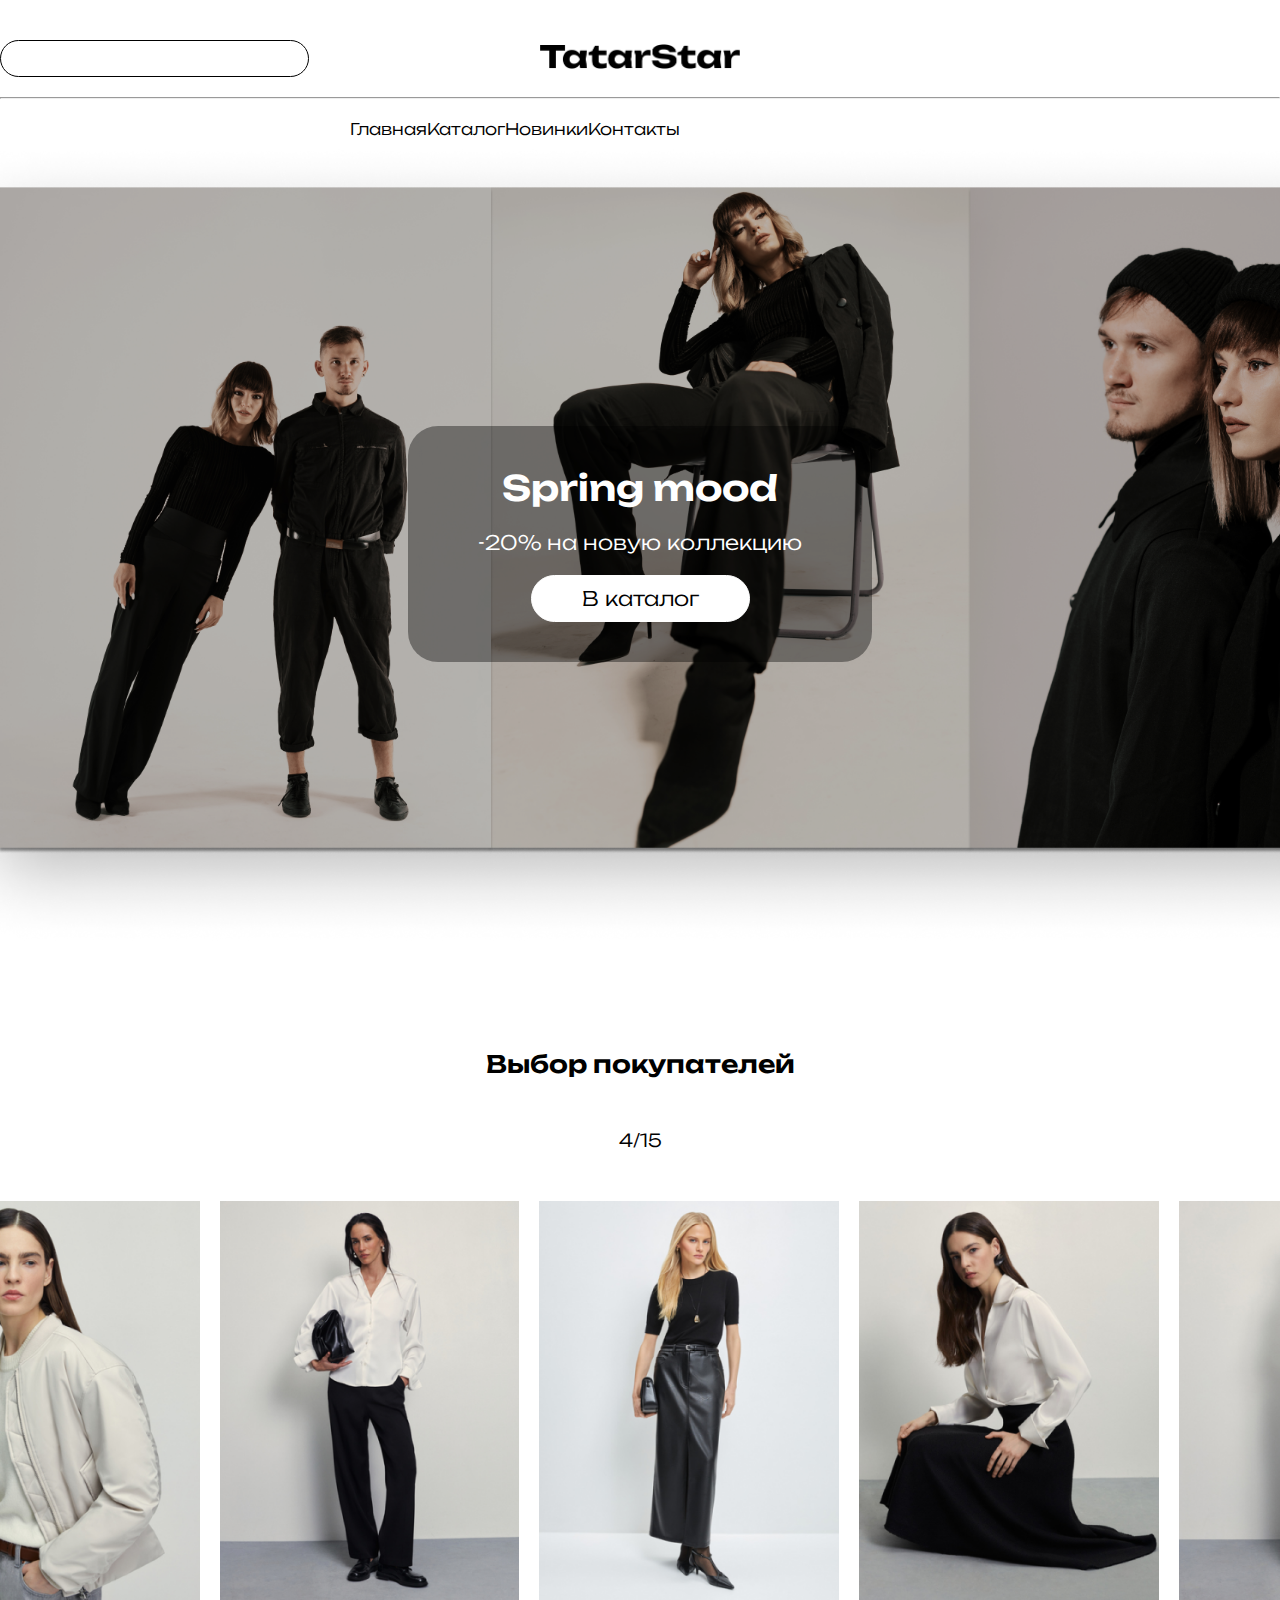
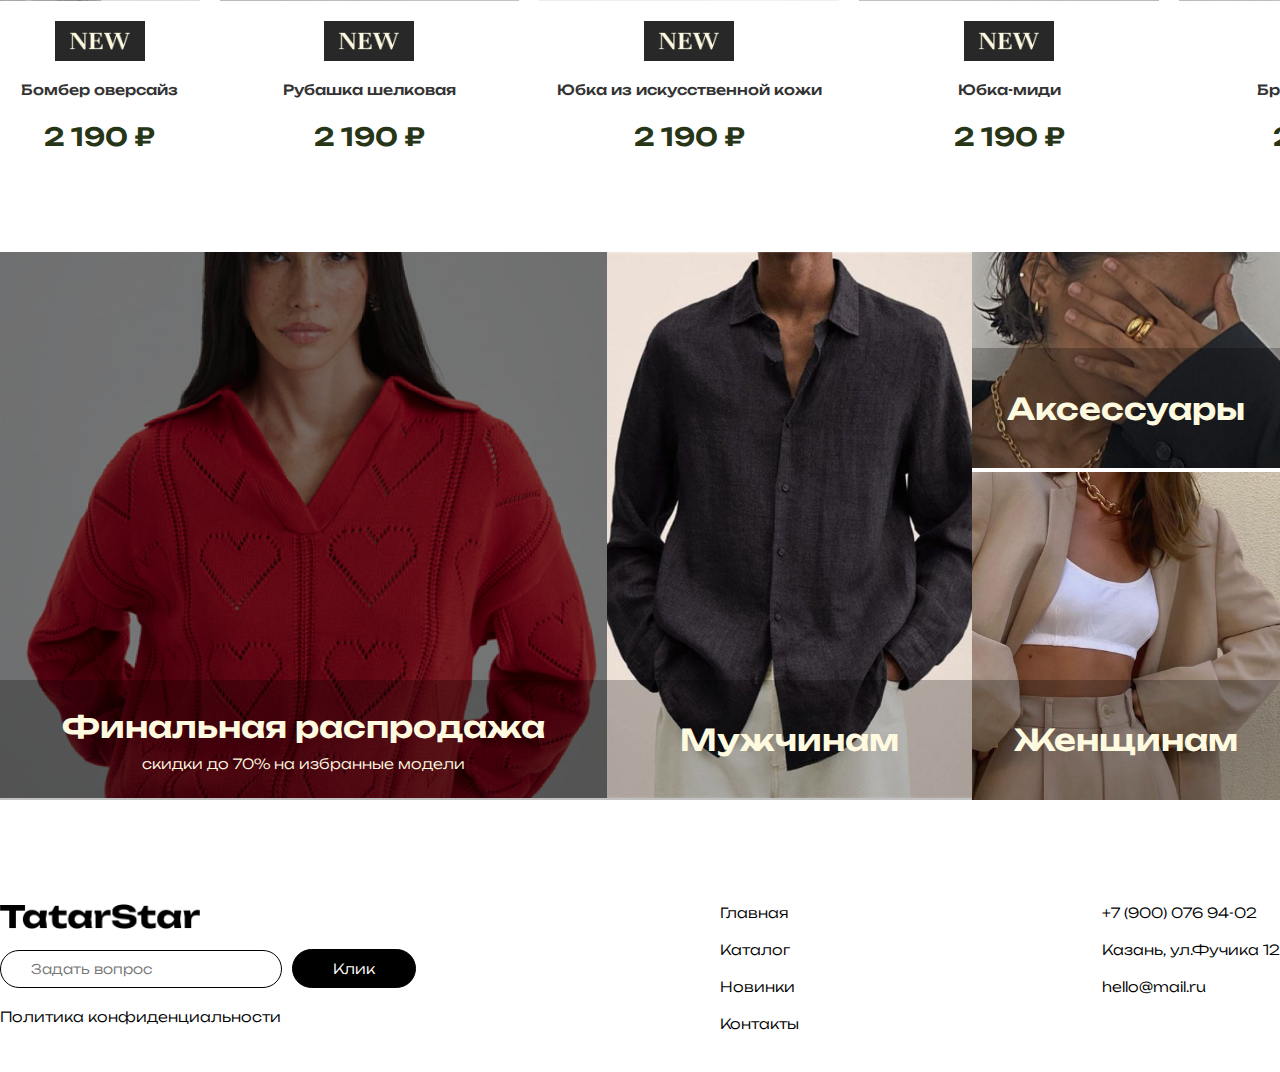
<file: index.html>
<!DOCTYPE html>
<html lang="ru">

<head>
    <meta charset="UTF-8">
    <meta name="viewport" content="width=device-width, initial-scale=1.0">
    <title>Document</title>
    <link rel="stylesheet" href="assets/css/style.css">
    <link rel="stylesheet" href="https://cdnjs.cloudflare.com/ajax/libs/font-awesome/6.5.1/css/all.min.css"
        integrity="sha512-DTOQO9RWCH3ppGqcWaEA1BIZOC6xxalwEsw9c2QQeAIftl+Vegovlnee1c9QX4TctnWMn13TZye+giMm8e2LwA=="
        crossorigin="anonymous" referrerpolicy="no-referrer" />
    <link rel="stylesheet" href="assets/images/logo/favicon.png">
</head>

<body>
    <!-- header-start -->
    <header>
        <div class="header-block section">
            <div class="header-input">
                <a href="#!">
                    <input type="text">
                    <i class="fa-solid fa-magnifying-glass"></i>
                </a>
            </div>
            <a class="header-logo" href="index.html"><img src="assets/images/logo/TatarStar.png" alt=""></a>
            <div class="header-social">
                <a href="basket.html"><i class="fa-solid fa-cart-shopping"></i></a>
                <a class="fa-no" href="#!"><i class="fa-solid fa-user"></i></a>
                <a class="fa-no" href="#!"><i class="fa-solid fa-heart"></i></a>
            </div>
        </div>
        <hr>
        <div class="header-block section">
            <input type="checkbox" name="" id="burger">
            <label for="burger"></label>
            <div class="nav">
                <nav class="header-nav">
                    <a href="index.html">Главная</a>
                    <a href="catalog.html">Каталог</a>
                    <a href="#!">Новинки</a>
                    <a href="#!">Контакты</a>
                </nav>
            </div>
        </div>
    </header>
    <!-- header-end -->

    <!-- banner-start -->
    <section class="banner">
        <div class="banner-block">
            <h1>Spring mood</h1>
            <h3>-20% на новую коллекцию</h3>
            <a href="catalog.html">В каталог</a>
        </div>
    </section>
    <!-- banner-end -->

    <!-- favourite-start -->
    <section class="fav">
        <h2>Выбор покупателей</h2>
        <div class="fav-pag">
            <a href="#!"><i class="fa-solid fa-chevron-left"></i></a>
            <p>4/15</p>
            <a href="#!"><i class="fa-solid fa-chevron-right"></i></a>
        </div>
        <div class="fav-block">
            <a href="card.html">
                <div class="fav-card">
                    <img class="fav-card-img" src="assets/images/favourite/img-1.png" alt="">
                    <div class="fav-new"><img src="assets/images/favourite/new.png" alt=""></div>
                    <div class="fav-card-name">
                        <h3>Бомбер оверсайз</h3>
                        <p>2 190 ₽</p>
                    </div>
                </div>
            </a>
            <a href="card.html">
                <div class="fav-card">
                    <img class="fav-card-img" src="assets/images/favourite/img-2.png" alt="">
                    <div class="fav-new"><img src="assets/images/favourite/new.png" alt=""></div>
                    <div class="fav-card-name">
                        <h3>Рубашка шелковая</h3>
                        <p>2 190 ₽</p>
                    </div>
                </div>
            </a>
            <a href="card.html">
                <div class="fav-card">
                    <img class="fav-card-img" src="assets/images/favourite/img-3.png" alt="">
                    <div class="fav-new"><img src="assets/images/favourite/new.png" alt=""></div>
                    <div class="fav-card-name">
                        <h3>Юбка из искусственной кожи</h3>
                        <p>2 190 ₽</p>
                    </div>
                </div>
            </a>
            <a href="card.html">
                <div class="fav-card">
                    <img class="fav-card-img" src="assets/images/favourite/img-4.png" alt="">
                    <div class="fav-new"><img src="assets/images/favourite/new.png" alt=""></div>
                    <div class="fav-card-name">
                        <h3>Юбка-миди</h3>
                        <p>2 190 ₽</p>
                    </div>
                </div>
            </a>
            <a href="card.html">
                <div class="fav-card">
                    <img class="fav-card-img" src="assets/images/favourite/img-5.png" alt="">
                    <div class="fav-new"><img src="assets/images/favourite/new.png" alt=""></div>
                    <div class="fav-card-name">
                        <h3>Брюки-палаццо</h3>
                        <p>2 190 ₽</p>
                    </div>
                </div>
            </a>
            <a href="card.html">
                <div class="fav-card">
                    <img class="fav-card-img" src="assets/images/favourite/img-6.png" alt="">
                    <div class="fav-new"><img src="assets/images/favourite/new.png" alt=""></div>
                    <div class="fav-card-name">
                        <h3>Плюшевый желет</h3>
                        <p>2 190 ₽</p>
                    </div>
                </div>
            </a>
        </div>
    </section>
    <!-- favourite-end -->

    <!-- categories-start -->
    <section class="categories">
        <div class="categories-card">
            <img src="assets/images/categories/sale.png" alt="">
            <div class="categories-inf">
                <h3>Финальная распродажа</h3>
                <p>скидки до 70% на избранные модели</p>
            </div>
        </div>
        <div class="categories-card">
            <img src="assets/images/categories/man.png" alt="">
            <div class="categories-inf">
                <h3>Мужчинам</h3>
            </div>
        </div>
        <div class="categories-block">
            <div class="categories-card">
                <img src="assets/images/categories/accesories.png" alt="">
                <div class="categories-inf">
                    <h3>Аксессуары</h3>
                </div>
            </div>
            <div class="categories-card">
                <img src="assets/images/categories/women.png" alt="">
                <div class="categories-inf">
                    <h3>Женщинам</h3>
                </div>
            </div>
        </div>
    </section>
    <!-- categories-end -->

    <!-- footer-start -->
    <footer class="section">
        <div class="footer-block">
            <img src="assets/images/logo/TatarStar.png" alt="">
            <div class="footer-input">
                <input type="text" placeholder="Задать вопрос">
                <a class="footer-btn" href="#!">Клик</a>
            </div>
            <p>Политика конфиденциальности</p>
        </div>
        <div class="footer-block">
            <a href="index.html">Главная</a>
            <a href="catalog.html">Каталог</a>
            <a href="#!">Новинки</a>
            <a href="#!">Контакты</a>
        </div>
        <div class="footer-block">
            <a href="tel:+89000769402">+7 (900) 076 94-02</a>
            <a href="#!">Казань, ул.Фучика 12</a>
            <a href="mailto:hello@mail.ru">hello@mail.ru</a>
            <i class="fa-brands fa-vk"></i>
        </div>
    </footer>
    <!-- footer-end -->
</body>

</html>
</file>
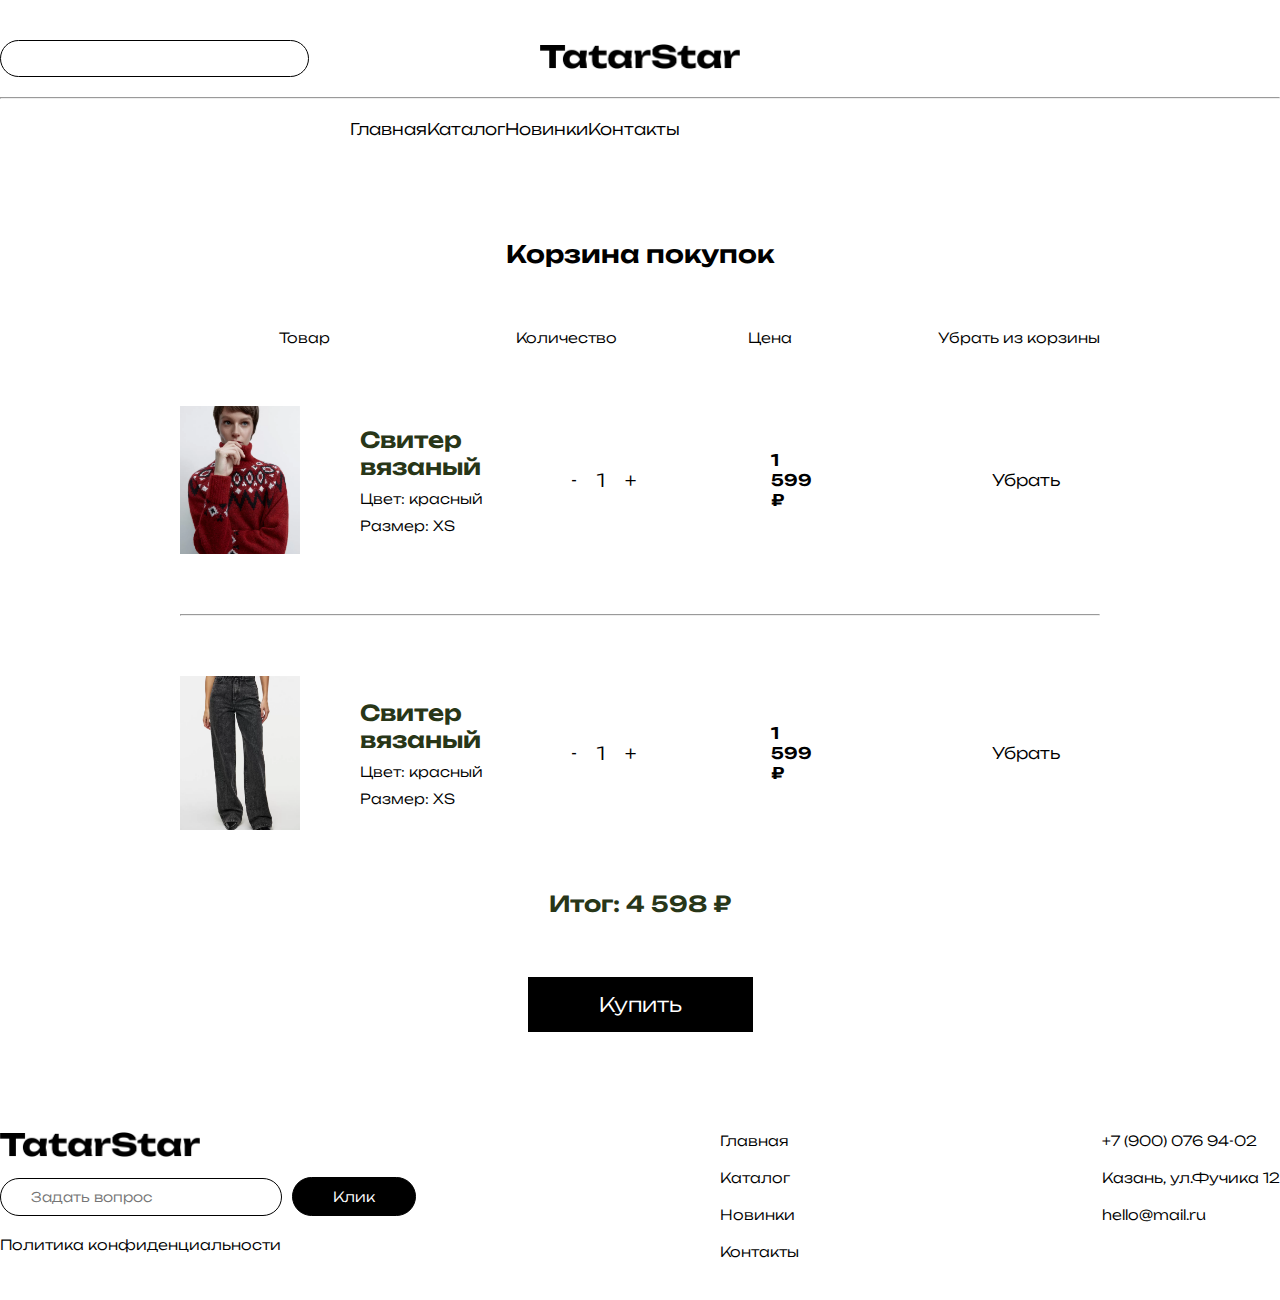
<file: basket.html>
<!DOCTYPE html>
<html lang="ru">

<head>
    <meta charset="UTF-8">
    <meta name="viewport" content="width=device-width, initial-scale=1.0">
    <title>Document</title>
    <link rel="stylesheet" href="assets/css/style.css">
    <link rel="stylesheet" href="https://cdnjs.cloudflare.com/ajax/libs/font-awesome/6.5.1/css/all.min.css"
        integrity="sha512-DTOQO9RWCH3ppGqcWaEA1BIZOC6xxalwEsw9c2QQeAIftl+Vegovlnee1c9QX4TctnWMn13TZye+giMm8e2LwA=="
        crossorigin="anonymous" referrerpolicy="no-referrer" />
    <link rel="stylesheet" href="assets/images/logo/favicon.png">
</head>

<body>
    <!-- header-start -->
    <header>
        <div class="header-block section">
            <div class="header-input">
                <a href="#!">
                    <input type="text">
                    <i class="fa-solid fa-magnifying-glass"></i>
                </a>
            </div>
            <a class="header-logo" href="index.html"><img src="assets/images/logo/TatarStar.png" alt=""></a>
            <div class="header-social">
                <a href="basket.html"><i class="fa-solid fa-cart-shopping"></i></a>
                <a class="fa-no" href="#!"><i class="fa-solid fa-user"></i></a>
                <a class="fa-no" href="#!"><i class="fa-solid fa-heart"></i></a>
            </div>
        </div>
        <hr>
        <div class="header-block section">
            <input type="checkbox" name="" id="burger">
            <label for="burger"></label>
            <div class="nav">
                <nav class="header-nav">
                    <a href="index.html">Главная</a>
                    <a href="catalog.html">Каталог</a>
                    <a href="#!">Новинки</a>
                    <a href="#!">Контакты</a>
                </nav>
            </div>
        </div>
    </header>
    <!-- header-end -->

    <!-- basket-start -->
    <section class="basket section">
        <h2>Корзина покупок</h2>
        <div class="basket-inf">
            <p class="basket-left-lot">Товар</p>
            <p class="basket-left">Количество</p>
            <p>Цена</p>
            <p>Убрать из корзины</p>
        </div>
        <div class="basket-card">
            <div class="basket-card-inf">
                <img src="assets/images/basket/img-1.png" alt="">
                <div class="basket-name">
                    <h3>Свитер вязаный</h3>
                    <p>Цвет: красный</p>
                    <p>Размер: XS</p>
                </div>
            </div>
            <div class="basket-more">
                <div class="basket-price">
                    <div class="basket-volume">
                        <p>-</p>
                        <p>1</p>
                        <p>+</p>
                    </div>
                    <h4>1 599 ₽</h4>
                </div>
                <a href="#!">Убрать</a>
            </div>
        </div>
        <hr>
        <div class="basket-card">
            <div class="basket-card-inf">
                <img src="assets/images/basket/img-2.png" alt="">
                <div class="basket-name">
                    <h3>Свитер вязаный</h3>
                    <p>Цвет: красный</p>
                    <p>Размер: XS</p>
                </div>
            </div>
            <div class="basket-more">
                <div class="basket-price">
                    <div class="basket-volume">
                        <p>-</p>
                        <p>1</p>
                        <p>+</p>
                    </div>
                    <h4>1 599 ₽</h4>
                </div>
                <a href="#!">Убрать</a>
            </div>
        </div>
        <h3>Итог: 4 598 ₽</h3>
        <a class="basket-btn" href="#!">Купить</a>
    </section>
    <!-- basket-end -->

    <!-- footer-start -->
    <footer class="section">
        <div class="footer-block">
            <img src="assets/images/logo/TatarStar.png" alt="">
            <div class="footer-input">
                <input type="text" placeholder="Задать вопрос">
                <a class="footer-btn" href="#!">Клик</a>
            </div>
            <p>Политика конфиденциальности</p>
        </div>
        <div class="footer-block">
            <a href="index.html">Главная</a>
            <a href="catalog.html">Каталог</a>
            <a href="#!">Новинки</a>
            <a href="#!">Контакты</a>
        </div>
        <div class="footer-block">
            <a href="tel:+89000769402">+7 (900) 076 94-02</a>
            <a href="#!">Казань, ул.Фучика 12</a>
            <a href="mailto:hello@mail.ru">hello@mail.ru</a>
            <i class="fa-brands fa-vk"></i>
        </div>
    </footer>
    <!-- footer-end -->
</body>

</html>
</file>
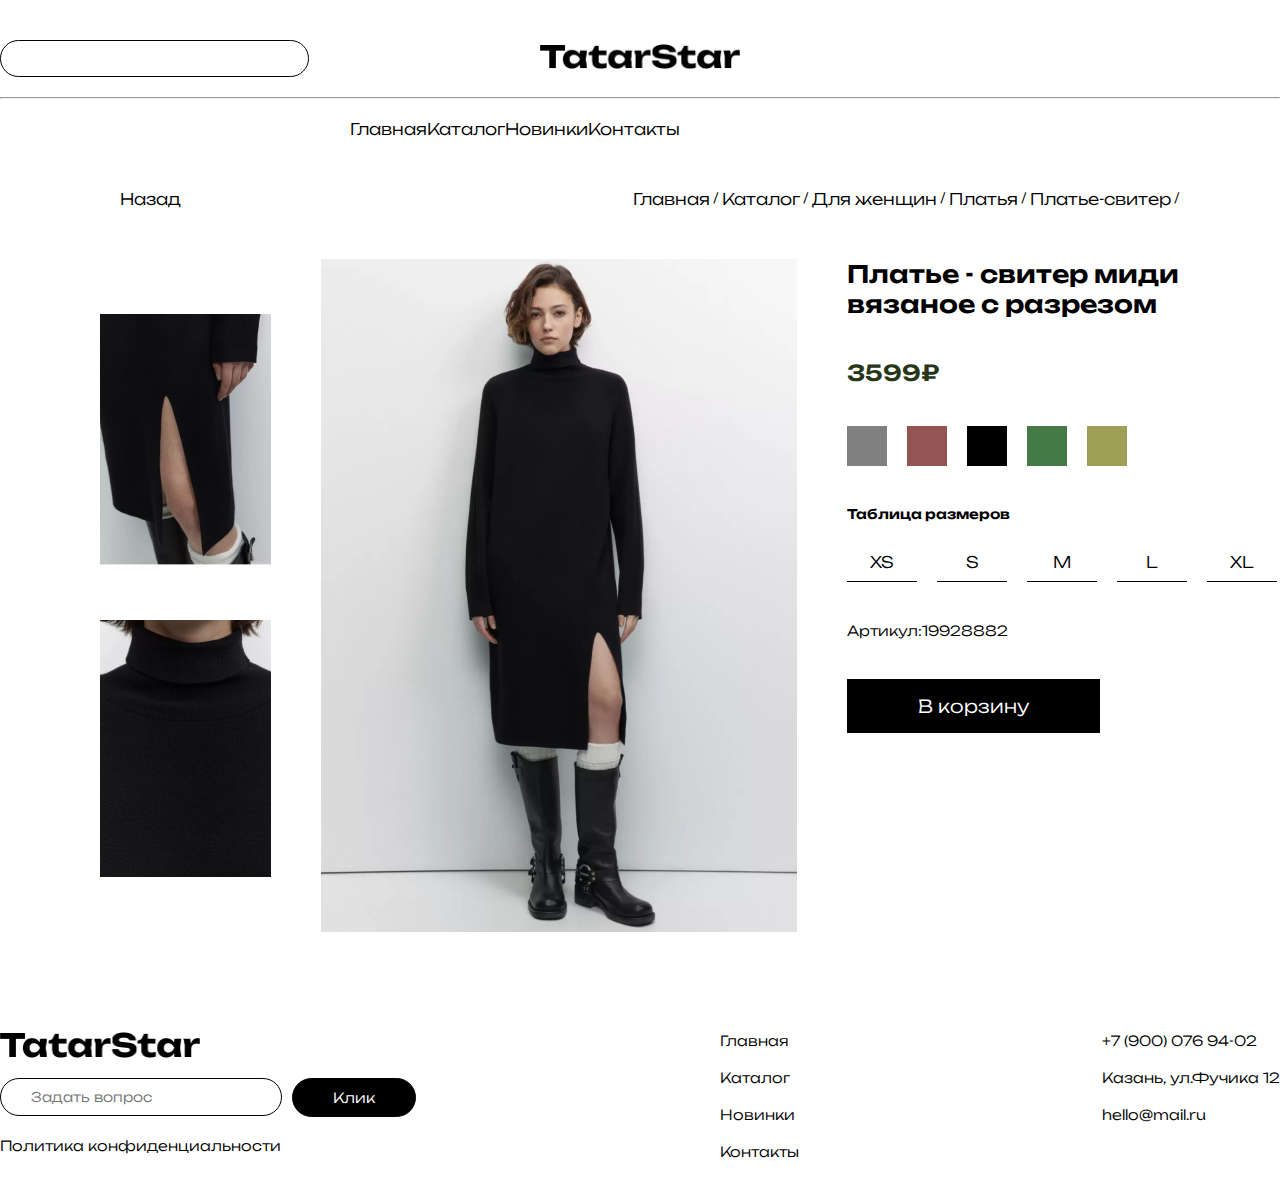
<file: card.html>
<!DOCTYPE html>
<html lang="ru">

<head>
    <meta charset="UTF-8">
    <meta name="viewport" content="width=device-width, initial-scale=1.0">
    <title>Document</title>
    <link rel="stylesheet" href="assets/css/style.css">
    <link rel="stylesheet" href="https://cdnjs.cloudflare.com/ajax/libs/font-awesome/6.5.1/css/all.min.css"
        integrity="sha512-DTOQO9RWCH3ppGqcWaEA1BIZOC6xxalwEsw9c2QQeAIftl+Vegovlnee1c9QX4TctnWMn13TZye+giMm8e2LwA=="
        crossorigin="anonymous" referrerpolicy="no-referrer" />
    <link rel="stylesheet" href="assets/images/logo/favicon.png">
</head>

<body>
    <!-- header-start -->
    <header>
        <div class="header-block section">
            <div class="header-input">
                <a href="#!">
                    <input type="text">
                    <i class="fa-solid fa-magnifying-glass"></i>
                </a>
            </div>
            <a class="header-logo" href="index.html"><img src="assets/images/logo/TatarStar.png" alt=""></a>
            <div class="header-social">
                <a href="basket.html"><i class="fa-solid fa-cart-shopping"></i></a>
                <a class="fa-no" href="#!"><i class="fa-solid fa-user"></i></a>
                <a class="fa-no" href="#!"><i class="fa-solid fa-heart"></i></a>
            </div>
        </div>
        <hr>
        <div class="header-block section">
            <input type="checkbox" name="" id="burger">
            <label for="burger"></label>
            <div class="nav">
                <nav class="header-nav">
                    <a href="index.html">Главная</a>
                    <a href="catalog.html">Каталог</a>
                    <a href="#!">Новинки</a>
                    <a href="#!">Контакты</a>
                </nav>
            </div>
        </div>
    </header>
    <!-- header-end -->

    <!-- card-title -->
    <section class="card-title section">
        <div class="card-back">
            <a href="#!"><i class="fa-solid fa-chevron-left"></i></a>
            <a href="catalog.html">Назад</a>
        </div>
        <div class="card-kroshki">
            <a href="#!">Главная</a>
            <p>/</p>
            <a href="#!">Каталог</a>
            <p>/</p>
            <a href="#!">Для женщин</a>
            <p>/</p>
            <a href="#!">Платья</a>
            <p>/</p>
            <a href="#!">Платье-свитер</a>
            <p>/</p>
        </div>
    </section>
    <!-- card-title-end -->

    <!-- card-start -->
    <section class="card section">
        <div class="card-images">
            <i class="fa-solid fa-angle-up"></i>
            <img src="assets/images/card/img-1.png" alt="">
            <img src="assets/images/card/img-2.png" alt="">
            <i class="fa-solid fa-chevron-down"></i>
        </div>
        <img class="card-img" src="assets/images/card/img-3.png" alt="">
        <div class="card-block">
            <h3>Платье - свитер миди вязаное с разрезом</h3>
            <h4>3599₽</h4>
            <div class="card-color">
                <a href="#!" class="card-grey rect"></a>
                <a href="#!" class="card-red rect"></a>
                <a href="#!" class="card-black rect"></a>
                <a href="#!" class="card-green rect"></a>
                <a href="#!" class="card-yellow rect"></a>
            </div>
            <div class="card-size">
                <h5>Таблица размеров</h5>
                <div class="card-size-volume">
                    <a href="#!">XS</a>
                    <a href="#!">S</a>
                    <a href="#!">M</a>
                    <a href="#!">L</a>
                    <a href="#!">XL</a>
                </div>
            </div>
            <p>Артикул:19928882 </p>
            <a class="card-btn" href="#!">В корзину</a>
        </div>
    </section>
    <!-- card-end -->

    <!-- footer-start -->
    <footer class="section">
        <div class="footer-block">
            <img src="assets/images/logo/TatarStar.png" alt="">
            <div class="footer-input">
                <input type="text" placeholder="Задать вопрос">
                <a class="footer-btn" href="#!">Клик</a>
            </div>
            <p>Политика конфиденциальности</p>
        </div>
        <div class="footer-block">
            <a href="index.html">Главная</a>
            <a href="catalog.html">Каталог</a>
            <a href="#!">Новинки</a>
            <a href="#!">Контакты</a>
        </div>
        <div class="footer-block">
            <a href="tel:+89000769402">+7 (900) 076 94-02</a>
            <a href="#!">Казань, ул.Фучика 12</a>
            <a href="mailto:hello@mail.ru">hello@mail.ru</a>
            <i class="fa-brands fa-vk"></i>
        </div>
    </footer>
    <!-- footer-end -->
</body>

</html>
</file>
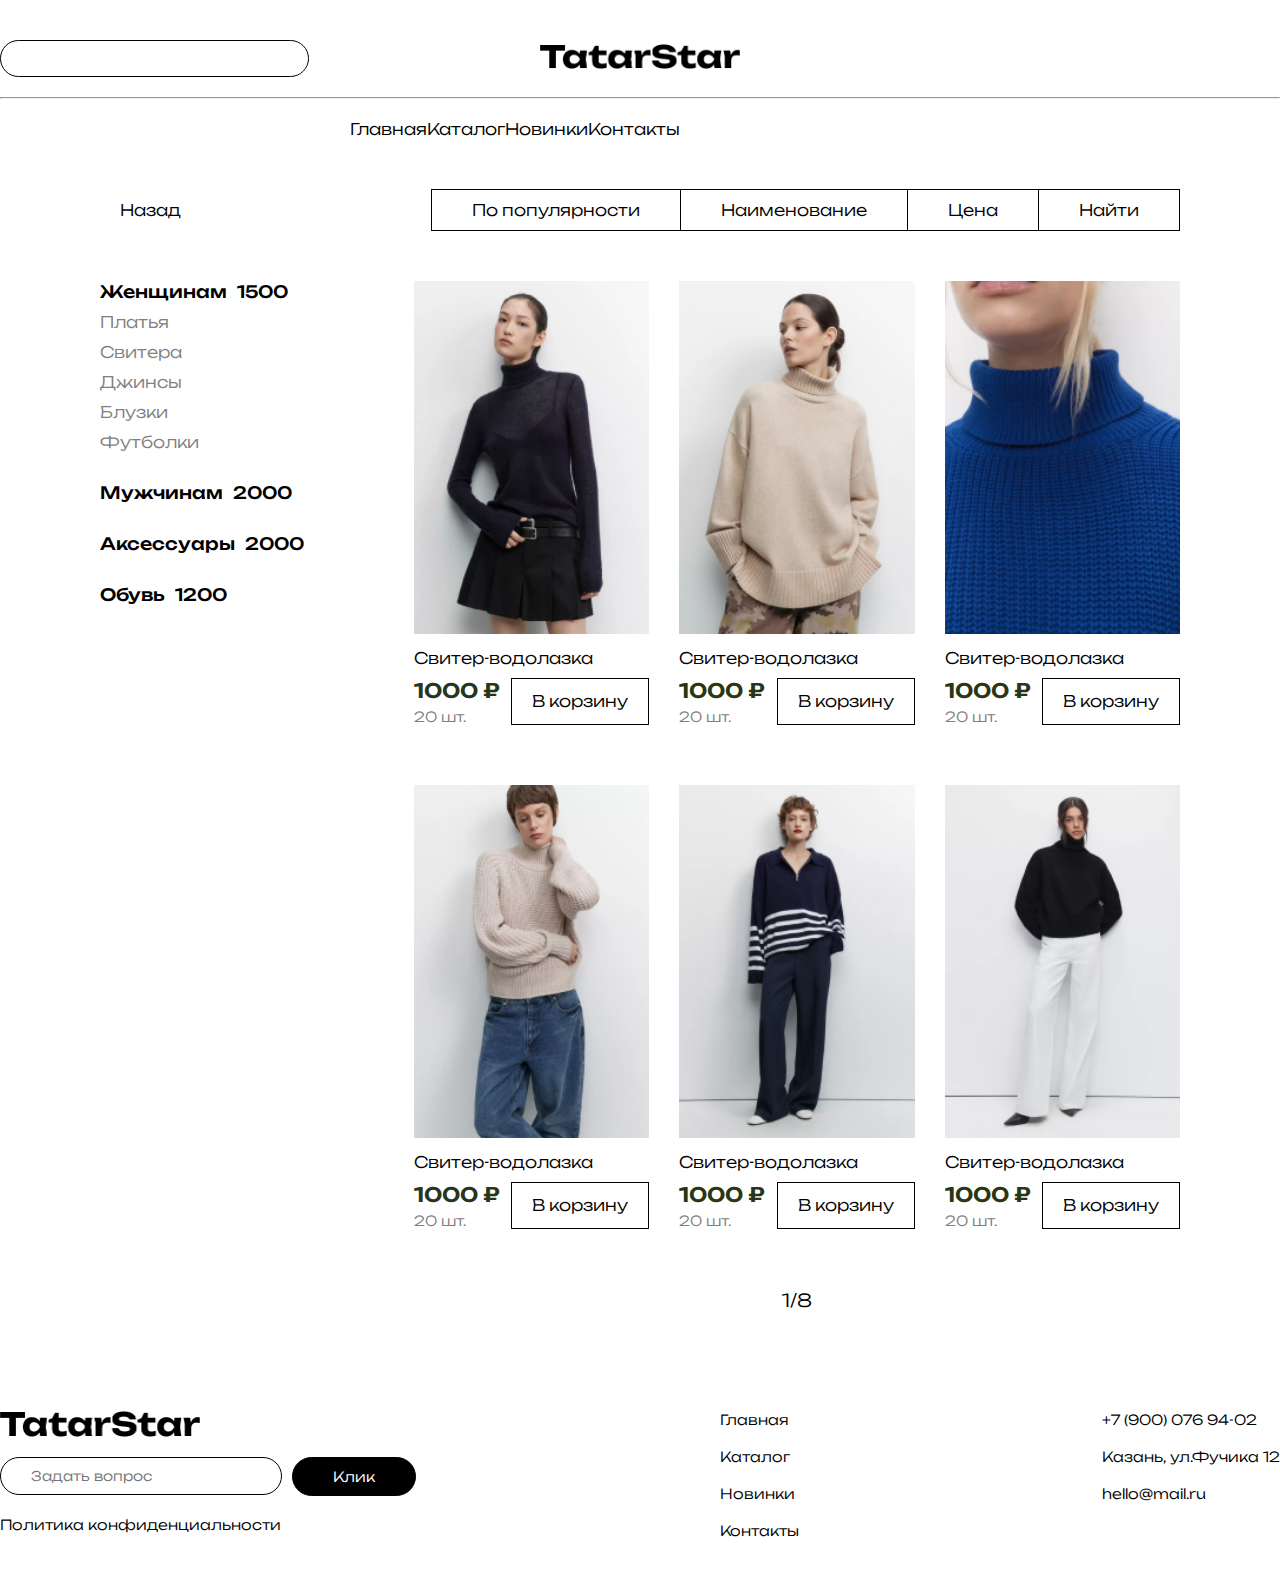
<file: catalog.html>
<!DOCTYPE html>
<html lang="ru">

<head>
    <meta charset="UTF-8">
    <meta name="viewport" content="width=device-width, initial-scale=1.0">
    <title>Document</title>
    <link rel="stylesheet" href="assets/css/style.css">
    <link rel="stylesheet" href="https://cdnjs.cloudflare.com/ajax/libs/font-awesome/6.5.1/css/all.min.css"
        integrity="sha512-DTOQO9RWCH3ppGqcWaEA1BIZOC6xxalwEsw9c2QQeAIftl+Vegovlnee1c9QX4TctnWMn13TZye+giMm8e2LwA=="
        crossorigin="anonymous" referrerpolicy="no-referrer" />
    <link rel="stylesheet" href="assets/images/logo/favicon.png">
</head>

<body>
    <!-- header-start -->
    <header>
        <div class="header-block section">
            <div class="header-input">
                <a href="#!">
                    <input type="text">
                    <i class="fa-solid fa-magnifying-glass"></i>
                </a>
            </div>
            <a class="header-logo" href="index.html"><img src="assets/images/logo/TatarStar.png" alt=""></a>
            <div class="header-social">
                <a href="basket.html"><i class="fa-solid fa-cart-shopping"></i></a>
                <a class="fa-no" href="#!"><i class="fa-solid fa-user"></i></a>
                <a class="fa-no" href="#!"><i class="fa-solid fa-heart"></i></a>
            </div>
        </div>
        <hr>
        <div class="header-block section">
            <input type="checkbox" name="" id="burger">
            <label for="burger"></label>
            <div class="nav">
                <nav class="header-nav">
                    <a href="index.html">Главная</a>
                    <a href="catalog.html">Каталог</a>
                    <a href="#!">Новинки</a>
                    <a href="#!">Контакты</a>
                </nav>
            </div>
        </div>
    </header>
    <!-- header-end -->

    <!-- catalog-filter-start -->
    <section class="catalog-filter section">
        <div class="filter-back">
            <a href="#!"><i class="fa-solid fa-chevron-left"></i></a>
            <a href="index.html">Назад</a>
        </div>
        <div class="filter">
            <a href="#!">По популярности</a>
            <a href="#!">Наименование</a>
            <a href="#!">Цена</a>
            <a href="#!">Найти</a>
        </div>
        <div class="cat-set">
            <i class="fa-solid fa-filter"></i>
            <a href="#!">Фильтр</a>
        </div>
    </section>
    <!-- catalog-filter-end -->

    <!-- catalog-start -->
    <section class="catalog section">
        <div class="catalog-setting">
            <div class="setting-pool">
                <a href="#!" class="setting-pool-name">
                    <h3>Женщинам</h3>
                    <h3>1500</h3>
                    <i class="fa-solid fa-chevron-down"></i>
                </a>
                <h4>Платья</h4>
                <h4>Свитера</h4>
                <h4>Джинсы</h4>
                <h4>Блузки</h4>
                <h4>Футболки</h4>
            </div>
            <div class="setting-pool">
                <a href="#!" class="setting-pool-name">
                    <h3>Мужчинам</h3>
                    <h3>2000</h3>
                    <i class="fa-solid fa-chevron-down"></i>
                </a>
            </div>
            <div class="setting-pool">
                <a href="#!" class="setting-pool-name">
                    <h3>Аксессуары</h3>
                    <h3>2000</h3>
                    <i class="fa-solid fa-chevron-down"></i>
                </a>
            </div>
            <div class="setting-pool">
                <a href="#!" class="setting-pool-name">
                    <h3>Обувь</h3>
                    <h3>1200</h3>
                    <i class="fa-solid fa-chevron-down"></i>
                </a>
            </div>
        </div>
        <div class="catalog-block">
            <div class="cat-row">
                <div class="cat-card">
                    <a href="card.html"><img src="assets/images/catalog/img-1.png" alt=""></a>
                    <h3>Свитер-водолазка</h3>
                    <div class="cat-card-inf">
                        <div class="cat-card-price">
                            <h4>1000 ₽</h4>
                            <p>20 шт.</p>
                        </div>
                        <a href="#!">В корзину</a>
                    </div>
                </div>
                <div class="cat-card">
                    <a href="card.html"><img src="assets/images/catalog/img-2.png" alt=""></a>
                    <h3>Свитер-водолазка</h3>
                    <div class="cat-card-inf">
                        <div class="cat-card-price">
                            <h4>1000 ₽</h4>
                            <p>20 шт.</p>
                        </div>
                        <a href="#!">В корзину</a>
                    </div>
                </div>
                <div class="cat-card">
                    <a href="card.html"><img src="assets/images/catalog/img-3.png" alt=""></a>
                    <h3>Свитер-водолазка</h3>
                    <div class="cat-card-inf">
                        <div class="cat-card-price">
                            <h4>1000 ₽</h4>
                            <p>20 шт.</p>
                        </div>
                        <a href="#!">В корзину</a>
                    </div>
                </div>
            </div>
            <div class="cat-row">
                <div class="cat-card">
                    <a href="card.html"><img src="assets/images/catalog/img-4.png" alt=""></a>
                    <h3>Свитер-водолазка</h3>
                    <div class="cat-card-inf">
                        <div class="cat-card-price">
                            <h4>1000 ₽</h4>
                            <p>20 шт.</p>
                        </div>
                        <a href="#!">В корзину</a>
                    </div>
                </div>
                <div class="cat-card">
                    <a href="card.html"><img src="assets/images/catalog/img5.png" alt=""></a>
                    <h3>Свитер-водолазка</h3>
                    <div class="cat-card-inf">
                        <div class="cat-card-price">
                            <h4>1000 ₽</h4>
                            <p>20 шт.</p>
                        </div>
                        <a href="#!">В корзину</a>
                    </div>
                </div>
                <div class="cat-card">
                    <a href="card.html"><img src="assets/images/catalog/img-6.png" alt=""></a>
                    <h3>Свитер-водолазка</h3>
                    <div class="cat-card-inf">
                        <div class="cat-card-price">
                            <h4>1000 ₽</h4>
                            <p>20 шт.</p>
                        </div>
                        <a href="#!">В корзину</a>
                    </div>
                </div>
            </div>
            <div class="fav-pag">
                <a href="#!"><i class="fa-solid fa-chevron-left"></i></a>
                <p>1/8</p>
                <a href="#!"><i class="fa-solid fa-chevron-right"></i></a>
            </div>
        </div>
    </section>
    <!-- catalog-end -->

    <!-- footer-start -->
    <footer class="section">
        <div class="footer-block">
            <img src="assets/images/logo/TatarStar.png" alt="">
            <div class="footer-input">
                <input type="text" placeholder="Задать вопрос">
                <a class="footer-btn" href="#!">Клик</a>
            </div>
            <p>Политика конфиденциальности</p>
        </div>
        <div class="footer-block">
            <a href="index.html">Главная</a>
            <a href="catalog.html">Каталог</a>
            <a href="#!">Новинки</a>
            <a href="#!">Контакты</a>
        </div>
        <div class="footer-block">
            <a href="tel:+89000769402">+7 (900) 076 94-02</a>
            <a href="#!">Казань, ул.Фучика 12</a>
            <a href="mailto:hello@mail.ru">hello@mail.ru</a>
            <i class="fa-brands fa-vk"></i>
        </div>
    </footer>
    <!-- footer-end -->
</body>

</html>
</file>
<file: assets/css/style.css>
* {
    margin: 0;
    padding: 0;
    box-sizing: border-box;
    scroll-behavior: smooth;
    color: #000;
    transition: .5s;
}

body {
    font-family: "unb";
}

a {
    text-decoration: none;
}

@font-face {
    font-family: "unb";
    src: url(../fonts/Unbounded-ExtraLight.ttf);
    font-weight: 300;
}

@font-face {
    font-family: "unb";
    src: url(../fonts/Unbounded-Light.ttf);
    font-weight: 400;
}

@font-face {
    font-family: "unb";
    src: url(../fonts/Unbounded-Medium.ttf);
    font-weight: 500;
}

@font-face {
    font-family: "unb";
    src: url(../fonts/Unbounded-Medium.ttf);
    font-weight: 500;
}

@font-face {
    font-family: "unb";
    src: url(../fonts/Unbounded-SemiBold.ttf);
    font-weight: 600;
}

.section {
    max-width: 1430px;
    margin: 0 auto;
}

/* header-start */
header {
    display: flex;
    flex-direction: column;
    gap: 20px;
    margin-top: 40px;
}

.header-block {
    display: flex;
    justify-content: space-between;
    width: 100%;
    align-items: center;
    position: relative;
}

.header-logo {
    position: absolute;
    left: 0;
    right: 0;
    margin: 0 auto;
    width: 200px;
}

.header-logo img {
    width: 200px;
}

.header-nav {
    display: flex;
    justify-content: space-between;
    width: 100%;
    padding: 0 350px;
}

.header-input a {
    display: flex;
    align-items: center;
    gap: 50px;
    border: 1px solid #000;
    padding: 10px 40px;
    font-family: "unb";
    border-radius: 30px;
}

.header-input input {
    border: none;
    outline: none;
}

.header-social {
    display: flex;
    gap: 30px;
    align-items: center;
}

.header-social a {
    font-size: 25px;
}

.header-nav a {
    font-weight: 400;
}

.header-nav a:hover {
    opacity: 0.6;
}

.header-social a:hover {
    opacity: 0.6;
}

#burger, [for=burger] {
    display: none;
}
/* header-end */

/* banner-start */
.banner {
    background: url(../images/banner/banner.png) no-repeat;
    background-size: cover;
    height: 90vh;
    display: flex;
    justify-content: center;
    align-items: center;
    margin-bottom: 100px;
}

.banner-block {
    background: #00000061;
    padding: 40px 70px;
    border-radius: 30px;
    display: flex;
    align-items: center;
    flex-direction: column;
    gap: 20px;
}

.banner-block h1 {
    color: white;
    font-size: 35px;
}

.banner-block h3 {
    font-size: 20px;
    color: white;
    font-weight: 400;
}

.banner-block a {
    background: white;
    color: #000;
    font-weight: 400;
    padding: 10px 50px;
    font-size: 20px;
    border-radius: 30px;
    border: 1px solid white;
}

.banner-block a:hover {
    background: transparent;
    color: white;
}
/* banner-end */

/* favourite start */
.fav {
    display: flex;
    flex-direction: column;
    align-items: center;
    gap: 50px;
    margin-bottom: 100px;
}

.fav-block {
    display: flex;
    overflow: hidden;
    max-width: 100%;
    gap: 20px;
}

.fav-card {
    display: flex;
    flex-direction: column;
    gap: 20px;
    align-items: center;
}

.fav-card-name {
    display: flex;
    align-items: center;
    flex-direction: column;
    gap: 10px;
}

.fav-pag {
    display: flex;
    align-items: center;
    gap: 10px;
}

.fav-new {
    width: 90px;
    height: 40px;
    background: #000000d7;
    display: flex;
    justify-content: center;
    align-items: center;
}

.fav-card-name h3 {
    font-size: 14px;
    text-align: center;
    color: #333;
    font-weight: 500;
    height: 30px;
}

.fav-card-name p {
    font-size: 25px;
    font-weight: 600;
    color: #283618;
}

.fav-pag p,i {
    font-size: 18px;
}

.fav-new img {
    width: 60px;
}

.fav-card-img {
    height: 400px;
}
/* favourite end */

/* categories-start */
.categories {
    display: flex;
    justify-content: space-between;
    max-width: 100%;
    margin-bottom: 100px;
}

.categories-card img {
    width: 100%;
}

.categories-card {
    position: relative;
}

.categories-inf {
    position: absolute;
    background: #0000003e;
    height: 120px;
    width: 100%;
    bottom: 4px;
    display: flex;
    justify-content: center;
    flex-direction: column;
    align-items: center;
    gap: 10px;
}

.categories-inf p {
    color: #FEFAE0;
    width: max-content;
}

.categories-card:hover img {
    opacity: 0.9;
}

.categories-inf h3 {
    color: #FEFAE0;
    font-size: 30px;
}
/* categories-end */

/* footet-start */
footer {
    display: flex;
    justify-content: space-between;
    padding-bottom: 40px;
}

.footer-block {
    display: flex;
    flex-direction: column;
    gap: 20px;
}

.footer-block img {
    width: 200px;
}

.footer-input {
    display: flex;
    align-items: center;
    gap: 10px;
}

.footer-input input {
    font-family: "unb";
    outline: none;
    border: 1px solid black;
    padding: 10px 30px;
    border-radius: 30px;
}

.footer-input input:focus::placeholder {
    color: transparent;
}

.footer-block a,p {
    font-size: 14px;
}

.footer-block i {
    font-size: 30px;
}

.footer-block a:hover {
    opacity: 0.6;
}

.footer-block i:hover {
    opacity: 0.6;
}

.footer-btn {
    padding: 10px 40px;
    background: #000;
    color: white;
    border: 1px solid #000;
    border-radius: 30px;
}

.footer-btn:hover {
    background: transparent;
    color: #000;
}
/* footet-end */

/* catalog-filter-start */
.catalog-filter {
    padding: 50px 100px;
    display: flex;
    justify-content: space-between;
    align-items: center;
}

.filter-back {
    display: flex;
    align-items: center;
    gap: 20px;
}

.filter {
    display: flex;
    border-left: 1px solid #000;
    border-top: 1px solid #000;
    border-bottom: 1px solid #000;
}

.filter a {
    padding: 10px 40px;
    border-right: 1px solid #000;
}

.filter a:focus {
    background: #000;
    color: white;
}
/* catalog-filter-end */

/* catalog-start */
.catalog {
    display: flex;
    justify-content: space-between;
    gap: 100px;
    margin-bottom: 100px;
    padding: 0px 100px;
}

.catalog-setting {
    display: flex;
    flex-direction: column;
    gap: 30px;
}

.setting-pool {
    display: flex;
    flex-direction: column;
    gap: 10px;
}

.setting-pool-name {
    display: flex;
    align-items: center;
    gap: 10px;
}

.catalog-block {
    display: flex;
    flex-direction: column;
    gap: 60px;
    width: 100%;
    align-items: center;
}

.cat-row {
    display: flex;
    justify-content: space-between;
    width: 100%;
    gap: 30px;
}

.cat-card {
    display: flex;
    flex-direction: column;
    gap: 10px;
    width: 100%;
}

.cat-card-inf {
    display: flex;
    justify-content: space-between;
    align-items: center;
}

.cat-card-price {
    display: flex;
    flex-direction: column;
    gap: 5px;
}

.cat-card h3 {
    font-size: 16px;
    font-weight: 400;
}

.cat-card-inf h4 {
    font-size: 20px;
    color: #283618;
}

.setting-pool h4 {
    font-size: 16px;
    font-weight: 400;
    color: grey;
}

.setting-pool-name h3 {
    font-size: 17px;
    font-weight: 500;
}

.cat-card-inf p {
    font-size: 14px;
    color: grey;
}

.cat-set {
    display: none;
}

.cat-card-inf a {
    padding: 6px 20px;
    border: 1px solid #000;
    height: 100%;
    display: flex;
    align-items: center;
}

.cat-card-inf a:hover {
    background: #000;
    color: white;
}

.cat-card img {
    width: 100%;
}

/* catalog-end */

/* card-title start*/
.card-title {
    padding: 50px 100px;
    display: flex;
    justify-content: space-between;
    align-items: center;
}

.card-back {
    display: flex;
    align-items: center;
    gap: 20px;
}

.card-kroshki {
    display: flex;
    gap: 3px;
}
/* card-title end*/

/* catd-start */
.card {
    display: flex;
    justify-content: space-between;
    margin-bottom: 100px;
    padding: 0px 100px;
    gap: 50px;
}

.card-images {
    display: flex;
    flex-direction: column;
    align-items: center;
    justify-content: space-between;
}

.card-size {
    display: flex;
    flex-direction: column;
    gap: 20px;
}

.card-size-volume {
    display: flex;
    gap: 20px;
}

.card-block {
    display: flex;
    flex-direction: column;
    gap: 40px;
}

.card-color {
    display: flex;
    gap: 20px;
}

.card-grey {
    background: grey;
    width: 40px;
    height: 40px;
    border: 1px solid grey;
}

.card-red {
    background: rgb(149, 84, 84);
    width: 40px;
    height: 40px;
    border: 1px solid rgb(149, 84, 84);
}

.card-black {
    background: black;
    width: 40px;
    height: 40px;
    border: 1px solid black;
}

.card-green {
    background: rgb(69, 121, 69);
    width: 40px;
    height: 40px;
    border: 1px solid rgb(69, 121, 69);
}

.card-yellow {
    background: rgb(158, 158, 87);
    width: 40px;
    height: 40px;
    border: 1px solid rgb(158, 158, 87);
}

.card-size-volume a {
    height: 40px;
    width: 70px;
    display: flex;
    justify-content: center;
    align-items: center;
    border-bottom: 1px solid #000;
}

.card-size-volume a:focus {
    border: 1px solid #000;
}

.card-btn {
    padding: 15px 70px;
    background: #000;
    color: white;
    width: max-content;
    font-size: 18px;
    border: 1px solid #000;
}

.card-btn:hover {
    background: transparent;
    color: #000;
}

.card-block h3 {
    font-size: 24px;
}

.card-block a:focus {
    border: 1px solid ;
}

.card-block h4 {
    font-size: 22px;
    color: #283618;
}
/* card-end */

/* basket-start */
.basket {
    padding: 100px 180px;
    display: flex;
    flex-direction: column;
    align-items: center;
    gap: 60px;
}

.basket-inf {
    display: flex;
    justify-content: flex-end;
    width: 100%;
    gap: 146px;
}

.basket-card {
    display: flex;
    justify-content: space-between;
    width: 100%;
    align-items: center;
}

.basket-name {
    display: flex;
    flex-direction: column;
    gap: 10px;
}

.basket-card-inf {
    display: flex;
    align-items: center;
    gap: 60px;
}

.basket-volume {
    display: flex;
    align-items: center;
    gap: 20px;
}

.basket-more {
    display: flex;
    align-items: center;
    gap: 135px;
}

.basket-price {
    display: flex;
    gap: 135px;
}

.basket-left {
    margin-right: -15px;
}

.basket-left-lot {
    margin-right: 40px;
}

.basket-card a {
    padding: 10px 40px;
}

.basket-card a:hover {
    background: #000;
    color: white;
}

.basket-card-inf img {
    width: 120px;
}

.basket-volume p {
    font-size: 18px;
}

.basket h3 {
    font-size: 22px;
    color: #283618;
}

.basket-btn {
    padding: 14px 70px;
    background: #000;
    color: white;
    font-size: 20px;
    border: 1px solid #000;
}

.basket-btn:hover {
    background: transparent;
    color: #000;
}

.basket hr {
    width: 100%;
}
/* basket-end */

@media screen and (max-width: 440px) {
    [for=burger]::before {
        content: '≡';
        font-size: 35px;
        color: #000;
    }

    .nav {  
        width: 100%;
        height: 100%;
        background-color: #000000;
        display: none;
        position: fixed;
        top: 0;
        left: 0;
        padding: 160px 20px;
        z-index: 10;
    }

    .header-nav {
        display: flex;
        flex-direction: column;
        gap: 20px;
        padding: 0px 30px;
        align-items: center;
        width: 100%;
    }

    .header-nav a {
        color: white;
        font-size: 20px;
    }

    [for=burger] {
        display: block;
        position: fixed;
        left: 20px;
        top: 27px;
        z-index: 101;
    }

    #burger:checked + [for=burger] + .nav {
        display: block;
        animation: show 0.5s;
    }

    #burger:checked + [for=burger]::before {
        content: 'х';
        font-weight: 300;
        font-size:35px;
        z-index: 102;
        color: #ffffff;
    }

    @keyframes show {
        0% {
            opacity: 0;
        }

        100% {
            opacity: 1;
        }
    }

    .header-input {
        display: none;
    }

    .header-social i {
        font-size: 20px;
    }

    .header-block {
        justify-content: flex-end;
        padding: 0px 30px;
    }

    .fa-no {
        display: none;
    }

    .header-logo img {
        width: 140px;
    }

    .header-logo {
        width: 140px;
    }

    header hr {
        display: none;
    }
    
    .banner {
        background: url(../images/banner/banner-ph.png) no-repeat;
        background-size: cover;
        height: 70vh;
    }

    .banner-block h1 {
        font-size: 18px;
    }

    .banner-block {
        padding: 10px 40px;
    }

    .banner-block h3 {
        font-size: 14px;
    }

    .banner-block a {
        font-size: 14px;
    }

    .fav-card-img {
        height: 250px;
    }

    .fav-new {
        width: 40px;
        height: 20px;
    }

    .fav-new img {
        width: 20px;
    }

    .fav-card-name h3 {
        font-size: 14px;
    }

    .fav-card-name p {
        font-size: 14px;
    }

    .categories {
        flex-direction: column;
        padding: 0px 30px;
        margin-bottom: 50px;
    }

    .categories-block {
        display: flex;
        flex-direction: column;
    }

    .categories-inf h3 {
        font-size: 20px;
    }

    .categories-inf p {
        font-size: 12px;
    }

    footer {
        flex-direction: column-reverse;
        align-items: center;
        gap: 40px;
    }

    .footer-block {
        flex-direction: column;
        align-items: center;
    }

    .footer-block img {
        width: 140px;
    }

    .footer-input {
        flex-direction: column;
    }

    .footer-block a,i {
        font-size: 14px;
    }
    
    .setting-pool {
        display: none;
    }

    .cat-set {
        display: block;
    }

    .catalog {
        flex-direction: column;
        padding: 0px 30px;
        margin-bottom: 50px;
        gap: 0px;
    }

    .catalog-filter {
        padding: 50px 30px;
    }

    .cat-row {
        flex-direction: column;
    }

    .cat-card img {
        width: 100%;
    }

    .filter {
        display: none;
    }

    .cat-set {
        display: flex;
        gap: 10px;
        align-items: center;
    }

    .basket-inf {
        display: none;
    }

    .basket {
        padding: 50px 30px;
    }

    .basket-card {
        flex-direction: column;
        gap: 30px;
        align-items: flex-start;
    }

    .basket-more {
        gap: 20px;
        justify-content: space-between;
        width: 100%;
    }

    .basket-price {
        flex-direction: column;
        gap: 20px;
    }

    .basket-btn {
        width: 100%;
        display: flex;
        justify-content: center;
        align-items: center;
        font-size: 14px;
    }

    .basket-name h3 {
        font-size: 14px;
    }

    .basket-name p {
        font-size: 12px;
    }

    .basket-more a {
        font-size: 14px;
    }

    .basket-price p,h4 {
        font-size: 14px;
    }

    .basket h2 {
        font-size: 18px;
    }

    .basket h3 {
        font-size: 18px;
    }

    .card-images {
        display: none;
    }
    
    .card {
        padding: 0 30px;
        flex-direction: column;
    }

    .card-kroshki {
        display: none;
    }

    .card-title {
        padding: 50px 30px;
    }

    .card-block h3 {
        font-size: 20px;
    }

    .card-block h4 {
        font-size: 18px;
    }
    
    .rect {
        width: 30px;
        height: 30px;
    }

    .card-size h5 {
        font-size: 13px;
    }

    .card-btn {
        font-size: 14px;
        width: 100%;
        display: flex;
        justify-content: center;
        align-items: center;
    }
}
</file>
